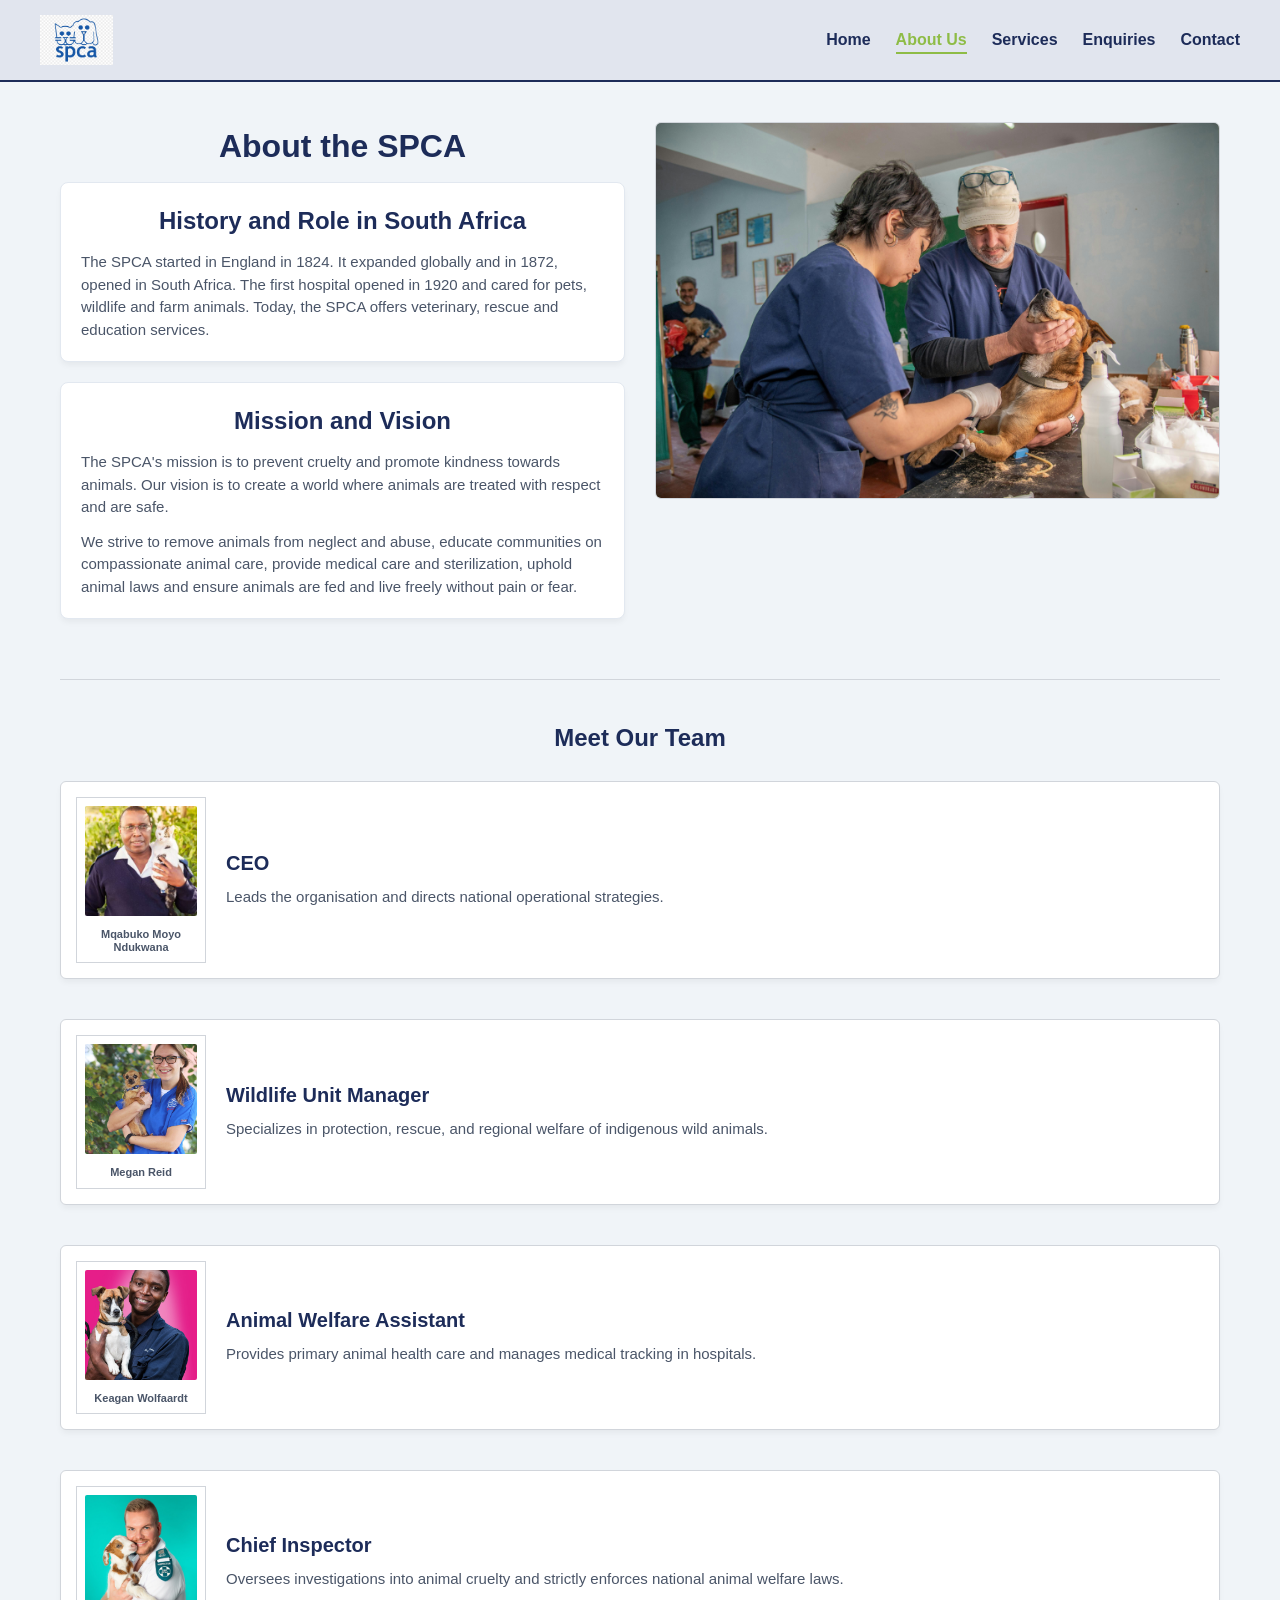
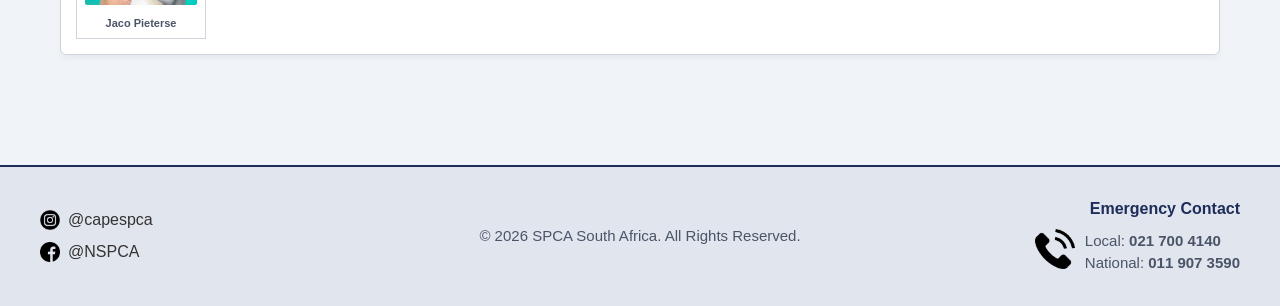
<file: about.html>
<!DOCTYPE html>
<html lang="en">
<head>
    <meta charset="UTF-8">
    <meta name="viewport" content="width=device-width, initial-scale=1.0">
    
    <title>About SPCA South Africa | Our History, Mission & Leadership Team</title>
    <meta name="description" content="All about the history of the SPCA, their role in South Africa today, their mission, vision and operational team.">
    <meta name="keywords" content="About SPCA, animal welfare history, SPCA mission, SPCA team, CEO Mqabuko Moyo Ndukwana, Jaco Pieterse, Megan Reid, Keagan Wolfaardt">
    
    <link rel="stylesheet" href="css/style.css">
</head>
<body>

    <!--Header and Navigation-->
    <header>
        <div class="header-container">
            <img src="images/spca-logo.png" class="logo" alt="Official logo for SPCA South Africa">
            <nav>
                <ul class="nav-links">
                    <li><a href="index.html">Home</a></li>
                    <li><a href="about.html" class="active">About Us</a></li>
                    <li><a href="services.html">Services</a></li>
                    <li><a href="enquiry.html">Enquiries</a></li>
                    <li><a href="contact.html">Contact</a></li>
                </ul>
            </nav>
        </div>
    </header>

    <!--Main Content-->
    <main>
        <div class="about-split-container">
            
            <div class="about-text-column">
                <h1>About the SPCA</h1>
                
                <!--Brief History and Role in South Africa-->
                <div class="interactive-popup-card">
                    <h2>History and Role in South Africa</h2>
                    <p>
                        The SPCA started in England in 1824. It expanded globally and in 1872, opened in South Africa. The first hospital opened in 1920 and cared for pets, wildlife and farm animals. Today, the SPCA offers veterinary, rescue and education services.
                    </p>
                </div>

                <!--Mission and Vision-->
                <div class="interactive-popup-card">
                    <h2>Mission and Vision</h2>
                    <p>
                        The SPCA's mission is to prevent cruelty and promote kindness towards animals. Our vision is to create a world where animals are treated with respect and are safe.
                    </p>
                    <p style="margin-top: 12px;">
                        We strive to remove animals from neglect and abuse, educate communities on compassionate animal care, provide medical care and sterilization, uphold animal laws and ensure animals are fed and live freely without pain or fear.
                    </p>
                </div>
            </div>

            <div class="about-image-column">
                <img src="images/about.jpg" alt="Dedicated SPCA staff members working carefully to treat and rehabilitate rescued shelter animals" class="side-image">
            </div>

        </div>

        <hr>

        <!--SPCA Team Members-->
        <h2 style="margin-bottom: 25px;">Meet Our Team</h2>
        
        <div class="team-grid">
            
            <div class="interactive-popup-card team-member-card">
                <div class="profile-box">
                    <img src="images/ceo.jpg" alt="Mqabuko Moyo Ndukwana - Chief Executive Officer of SPCA South Africa">
                    <p class="profile-name">Mqabuko Moyo Ndukwana</p>
                </div>
                <div class="team-details">
                    <h3>CEO</h3>
                    <p>Leads the organisation and directs national operational strategies.</p>
                </div>
            </div>

            <div class="interactive-popup-card team-member-card">
                <div class="profile-box">
                    <img src="images/megan.jpg" alt="Megan Reid - Wildlife Unit Manager specializing in indigenous animal welfare">
                    <p class="profile-name">Megan Reid</p>
                </div>
                <div class="team-details">
                    <h3>Wildlife Unit Manager</h3>
                    <p>Specializes in protection, rescue, and regional welfare of indigenous wild animals.</p>
                </div>
            </div>

            <div class="interactive-popup-card team-member-card">
                <div class="profile-box">
                    <img src="images/keegan.jpg" alt="Keagan Wolfaardt - Animal Welfare Assistant handling primary veterinary hospital care">
                    <p class="profile-name">Keagan Wolfaardt</p>
                </div>
                <div class="team-details">
                    <h3>Animal Welfare Assistant</h3>
                    <p>Provides primary animal health care and manages medical tracking in hospitals.</p>
                </div>
            </div>

            <div class="interactive-popup-card team-member-card">
                <div class="profile-box">
                    <img src="images/jaco.jpg" alt="Jaco Pieterse - Chief Inspector overseeing cruelty investigations and law enforcement">
                    <p class="profile-name">Jaco Pieterse</p>
                </div>
                <div class="team-details">
                    <h3>Chief Inspector</h3>
                    <p>Oversees investigations into animal cruelty and strictly enforces national animal welfare laws.</p>
                </div>
            </div>

        </div>
    </main>

    <!--Footer-->
    <footer>
        <div class="footer-container">
            
            <div class="footer-column social-links">
                <div class="footer-social-row">
                    <a href="https://www.instagram.com/capespca" target="_blank" rel="noopener noreferrer" style="color: inherit; text-decoration: none; display: flex; align-items: center; gap: 8px;">
                        <img src="images/instagram.png" alt="Visit the Cape of Good Hope SPCA Instagram page" width="20"> @capespca
                    </a>
                </div>
                <div class="footer-social-row">
                    <a href="https://www.facebook.com/NSPCA" target="_blank" rel="noopener noreferrer" style="color: inherit; text-decoration: none; display: flex; align-items: center; gap: 8px;">
                        <img src="images/facebook.png" alt="Visit the National Council of SPCAs Facebook page" width="20"> @NSPCA
                    </a>
                </div>
            </div>
            
            <div class="footer-column copyright">
                <p>&copy; 2026 SPCA South Africa. All Rights Reserved.</p>
            </div>
            
            <div class="footer-column emergency">
                <h4><strong>Emergency Contact</strong></h4>
                <table class="footer-emergency-table">
                    <tr>
                        <td>
                            <img src="images/telephone.png" alt="Emergency Telephone Hotline Icon" width="40" style="margin-right: 10px;">
                        </td>
                        <td>
                            <ul class="footer-numbers-list">
                                <li>Local: <a href="tel:0217004140" style="color: inherit; text-decoration: none; font-weight: bold;">021 700 4140</a></li>
                                <li>National: <a href="tel:0119073590" style="color: inherit; text-decoration: none; font-weight: bold;">011 907 3590</a></li>
                            </ul>
                        </td>
                    </tr>
                </table>
            </div>

        </div>
    </footer>

    <script src="js/main.js"></script>
</body>
</html>
</file>
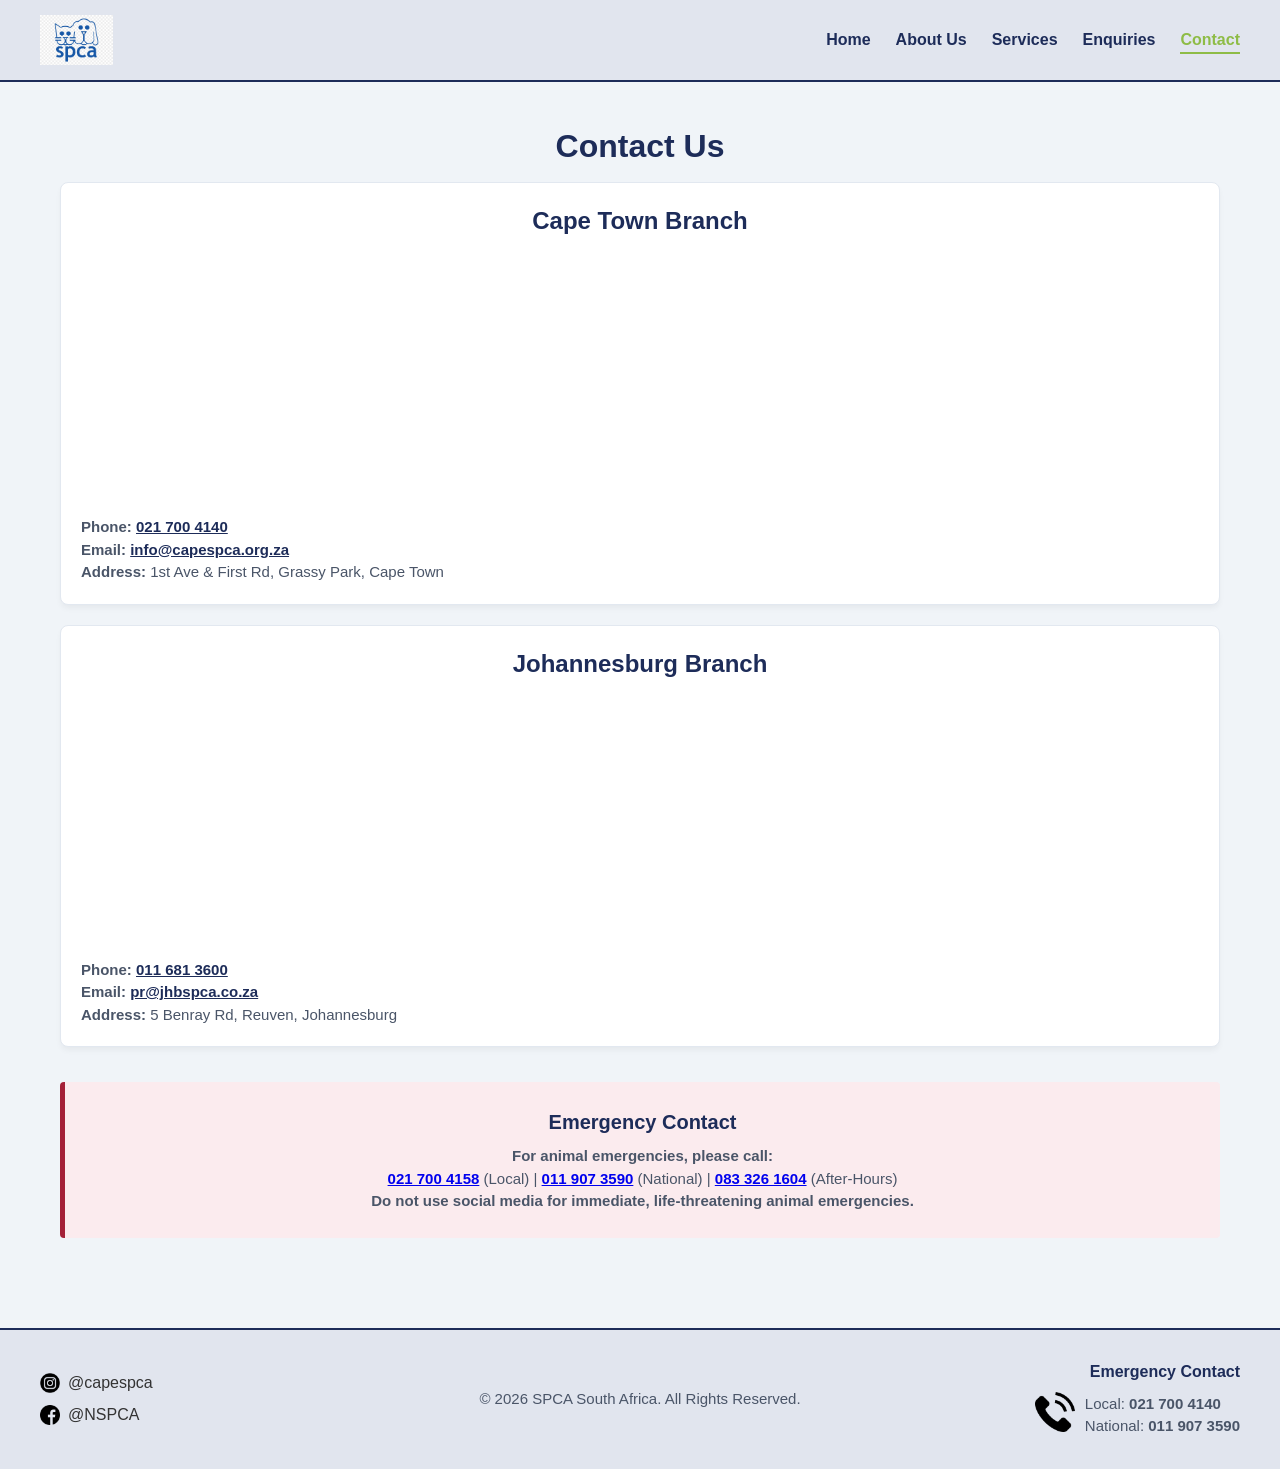
<file: contact.html>
<!DOCTYPE html>
<html lang="en">
<head>
    <meta charset="UTF-8">
    <meta name="viewport" content="width=device-width, initial-scale=1.0">
    
    <title>Contact Us | SPCA South Africa Branch Locations & Hotlines</title>
    <meta name="description" content="Get in touch with SPCA South Africa. Access official operational phone lines, branch map locations and email addresses for Cape Town and Johannesburg.">
    <meta name="keywords" content="Contact SPCA, SPCA phone number, Cape Town SPCA address, Johannesburg SPCA address, emergency animal hotline">
    
    <link rel="stylesheet" href="css/style.css">
</head>
<body>

    <!--Header and Navigation-->
    <header>
        <div class="header-container">
            <img src="images/spca-logo.png" class="logo" alt="Official logo for SPCA South Africa">
            <nav>
                <ul class="nav-links">
                    <li><a href="index.html">Home</a></li>
                    <li><a href="about.html">About Us</a></li>
                    <li><a href="services.html">Services</a></li>
                    <li><a href="enquiry.html">Enquiries</a></li>
                    <li><a href="contact.html" class="active">Contact</a></li>
                </ul>
            </nav>
        </div>
    </header>

    <!--Contact Us-->
    <main>
        <h1>Contact Us</h1>
        <div class="contact-branches-grid">
            
            <!--Cape Town Branch-->
            <div class="interactive-popup-card branch-cell-left">
                <h2 class="branch-title">Cape Town Branch</h2>
                
                <div class="map-wrapper">
                    <iframe src="https://www.google.com/maps/embed?pb=!1m18!1m12!1m3!1d3306.1201357583673!2d18.499464899999996!3d-34.0407893!2m3!1f0!2f0!3f0!3m2!1i1024!2i768!4f13.1!3m3!1m2!1s0x1dcc43c260414e3b%3A0x6ca22d0832851686!2sCape%20of%20Good%20Hope%20SPCA!5e0!3m2!1sen!2sza!4v1777547922615!5m2!1sen!2sza" width="100%" height="200" allowfullscreen="" loading="lazy" referrerpolicy="no-referrer-when-downgrade"></iframe>
                </div>

                <p class="details-text"><strong>Phone:</strong> <a href="tel:0217004140" class="contact-link">021 700 4140</a></p>
                <p class="details-text"><strong>Email:</strong> <a href="mailto:info@capespca.org.za" class="contact-link">info@capespca.org.za</a></p>
                <p class="details-text"><strong>Address:</strong> 1st Ave & First Rd, Grassy Park, Cape Town</p>
            </div>

            <!--Johannesburg Branch-->
            <div class="interactive-popup-card branch-cell-right">
                <h2 class="branch-title">Johannesburg Branch</h2>
                
                <div class="map-wrapper">
                    <iframe src="https://www.google.com/maps/embed?pb=!1m18!1m12!1m3!1d3578.798744117019!2d28.0297055!3d-26.235728099999996!2m3!1f0!2f0!3f0!3m2!1i1024!2i768!4f13.1!3m3!1m2!1s0x1e950eda944f9ca1%3A0x5dfaeb664c3f49f!2sJohannesburg%20Society%20for%20the%20Prevention%20of%20Cruelty%20to%20Animals!5e0!3m2!1sen!2sza!4v1777548044613!5m2!1sen!2sza" width="100%" height="200" allowfullscreen="" loading="lazy" referrerpolicy="no-referrer-when-downgrade"></iframe>
                </div>

                <p class="details-text"><strong>Phone:</strong> <a href="tel:0116813600" class="contact-link">011 681 3600</a></p>
                <p class="details-text"><strong>Email:</strong> <a href="mailto:pr@jhbspca.co.za" class="contact-link">pr@jhbspca.co.za</a></p>
                <p class="details-text"><strong>Address:</strong> 5 Benray Rd, Reuven, Johannesburg</p>
            </div>
            
        </div>

        <!--Emergency Contact-->
        <div class="emergency-panel">
            <h3><strong>Emergency Contact</strong></h3>
            <p><strong>For animal emergencies, please call:</strong></p>
            <p class="emergency-links-row">
                <strong><a href="tel:0217004158" class="emergency-tel">021 700 4158</a></strong> (Local) | 
                <strong><a href="tel:0119073590" class="emergency-tel">011 907 3590</a></strong> (National) | 
                <strong><a href="tel:0833261604" class="emergency-tel">083 326 1604</a></strong> (After-Hours)
            </p>
            <p class="emergency-warning">
                <strong>Do not use social media for immediate, life-threatening animal emergencies.</strong> 
            </p>
        </div>
    </main>

    <!--Footer-->
    <footer>
        <div class="footer-container">
            
            <div class="footer-column social-links">
                <div class="footer-social-row">
                    <a href="https://www.instagram.com/capespca" target="_blank" rel="noopener noreferrer" style="color: inherit; text-decoration: none; display: flex; align-items: center; gap: 8px;">
                        <img src="images/instagram.png" alt="Visit the Cape of Good Hope SPCA Instagram page" width="20"> @capespca
                    </a>
                </div>
                <div class="footer-social-row">
                    <a href="https://www.facebook.com/NSPCA" target="_blank" rel="noopener noreferrer" style="color: inherit; text-decoration: none; display: flex; align-items: center; gap: 8px;">
                        <img src="images/facebook.png" alt="Visit the National Council of SPCAs Facebook page" width="20"> @NSPCA
                    </a>
                </div>
            </div>
            
            <div class="footer-column copyright">
                <p>&copy; 2026 SPCA South Africa. All Rights Reserved.</p>
            </div>
            
            <div class="footer-column emergency">
                <h4><strong>Emergency Contact</strong></h4>
                <table class="footer-emergency-table">
                    <tr>
                        <td>
                            <img src="images/telephone.png" alt="Emergency Telephone Hotline Icon" width="40" style="margin-right: 10px;">
                        </td>
                        <td>
                            <ul class="footer-numbers-list">
                                <li>Local: <a href="tel:0217004140" style="color: inherit; text-decoration: none; font-weight: bold;">021 700 4140</a></li>
                                <li>National: <a href="tel:0119073590" style="color: inherit; text-decoration: none; font-weight: bold;">011 907 3590</a></li>
                            </ul>
                        </td>
                    </tr>
                </table>
            </div>

        </div>
    </footer>

    <script src="js/main.js"></script>
</body>
</html>
</file>
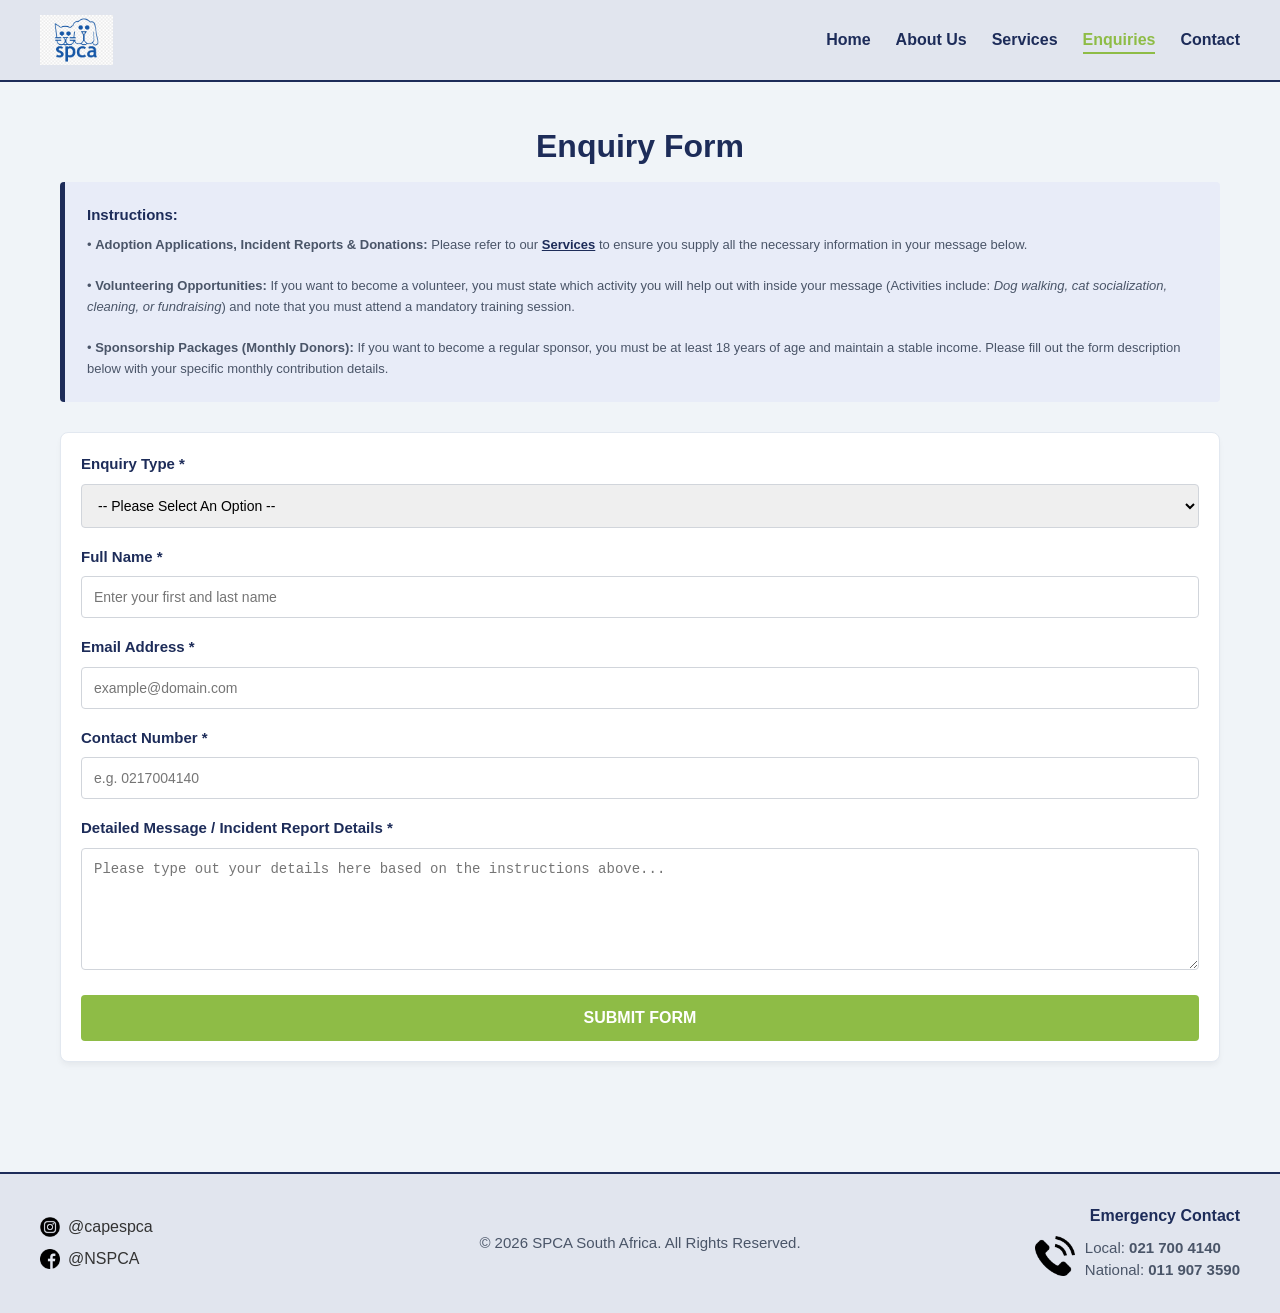
<file: enquiry.html>
<!DOCTYPE html>
<html lang="en">
<head>
    <meta charset="UTF-8">
    <meta name="viewport" content="width=device-width, initial-scale=1.0">
    
    <title>Submit an Enquiry | SPCA South Africa Application Portal</title>
    <meta name="description" content="Submit a digital enquiry to the SPCA. Use our interactive portal to log adoption applications, place a donation, report cruelty safely, sign up for volunteer or sponsorship services.">
    <meta name="keywords" content="SPCA enquiry form, animal rescue intake, volunteer application, sponsor SPCA, adoption form application">
    
    <link rel="stylesheet" href="css/style.css">
</head>
<body>

    <!--Header and Navigation-->
    <header>
        <div class="header-container">
            <img src="images/spca-logo.png" class="logo" alt="Official logo for SPCA South Africa">
            <nav>
                <ul class="nav-links">
                    <li><a href="index.html">Home</a></li>
                    <li><a href="about.html">About Us</a></li>
                    <li><a href="services.html">Services</a></li>
                    <li><a href="enquiry.html" class="active">Enquiries</a></li>
                    <li><a href="contact.html">Contact</a></li>
                </ul>
            </nav>
        </div>
    </header>

    <!--Enquiry Form-->
    <main>
        <h1>Enquiry Form</h1>
        
        <!--Instrucions-->
        <div class="instructions-panel">
            <p class="instruction-heading">
                Instructions:
            </p>
            <p class="instruction-body">
                • <strong>Adoption Applications, Incident Reports & Donations:</strong> Please refer to our <a href="services.html" class="instruction-link">Services</a> to ensure you supply all the necessary information in your message below.<br><br>
                • <strong>Volunteering Opportunities:</strong> If you want to become a volunteer, you must state which activity you will help out with inside your message (Activities include: <em>Dog walking, cat socialization, cleaning, or fundraising</em>) and note that you must attend a mandatory training session.<br><br>
                • <strong>Sponsorship Packages (Monthly Donors):</strong> If you want to become a regular sponsor, you must be at least 18 years of age and maintain a stable income. Please fill out the form description below with your specific monthly contribution details.
            </p>
        </div>

        <div class="form-container interactive-popup-card">
            
            <div id="enquiryAlertBox" style="display: none; padding: 15px; margin-bottom: 20px; border-radius: 4px; font-weight: bold; text-align: left;"></div>
            
            <form id="spcaEnquiryForm" action="#" method="POST" novalidate>
                
                <!--Enquiry Type-->
                <div class="form-group">
                    <label for="enquiry-type">Enquiry Type *</label>
                    <select id="enquiry-type" name="enquiry_type" class="input-control" required>
                        <option value="">-- Please Select An Option --</option>
                        <option value="adoption">Adoption Application</option>
                        <option value="donation">Donation</option>
                        <option value="cruelty">Reporting Cruelty / Abuse</option>
                        <option value="volunteering">Volunteering</option>
                        <option value="sponsorship">Sponsorship</option>
                    </select>
                </div>

                <!--Full Name-->
                <div class="form-group">
                    <label for="full-name">Full Name *</label>
                    <input type="text" id="full-name" name="full_name" class="input-control" placeholder="Enter your first and last name" required>
                </div>

                <!--Email Address-->
                <div class="form-group">
                    <label for="email-address">Email Address *</label>
                    <input type="email" id="email-address" name="email_address" class="input-control" placeholder="example@domain.com" required>
                </div>

                <!--Contact Number-->
                <div class="form-group">
                    <label for="phone-number">Contact Number *</label>
                    <input type="tel" id="phone-number" name="phone_number" class="input-control" placeholder="e.g. 0217004140" required>
                </div>

                <!--Detailed Message/ Report Details-->
                <div class="form-group">
                    <label for="message-content">Detailed Message / Incident Report Details *</label>
                    <textarea id="message-content" name="message_content" class="input-control" rows="6" placeholder="Please type out your details here based on the instructions above..." required></textarea>
                </div>

                <button type="submit" class="submit-btn">Submit Form</button>

            </form>
        </div>
    </main>

    <!--Footer-->
    <footer>
        <div class="footer-container">
            
            <div class="footer-column social-links">
                <div class="footer-social-row">
                    <a href="https://www.instagram.com/capespca" target="_blank" rel="noopener noreferrer" style="color: inherit; text-decoration: none; display: flex; align-items: center; gap: 8px;">
                        <img src="images/instagram.png" alt="Visit the Cape of Good Hope SPCA Instagram page" width="20"> @capespca
                    </a>
                </div>
                <div class="footer-social-row">
                    <a href="https://www.facebook.com/NSPCA" target="_blank" rel="noopener noreferrer" style="color: inherit; text-decoration: none; display: flex; align-items: center; gap: 8px;">
                        <img src="images/facebook.png" alt="Visit the National Council of SPCAs Facebook page" width="20"> @NSPCA
                    </a>
                </div>
            </div>
            
            <div class="footer-column copyright">
                <p>&copy; 2026 SPCA South Africa. All Rights Reserved.</p>
            </div>
            
            <div class="footer-column emergency">
                <h4><strong>Emergency Contact</strong></h4>
                <table class="footer-emergency-table">
                    <tr>
                        <td>
                            <img src="images/telephone.png" alt="Emergency Telephone Hotline Icon" width="40" style="margin-right: 10px;">
                        </td>
                        <td>
                            <ul class="footer-numbers-list">
                                <li>Local: <a href="tel:0217004140" style="color: inherit; text-decoration: none; font-weight: bold;">021 700 4140</a></li>
                                <li>National: <a href="tel:0119073590" style="color: inherit; text-decoration: none; font-weight: bold;">011 907 3590</a></li>
                            </ul>
                        </td>
                    </tr>
                </table>
            </div>

        </div>
    </footer>

    <script src="js/main.js"></script>
</body>
</html>
</file>
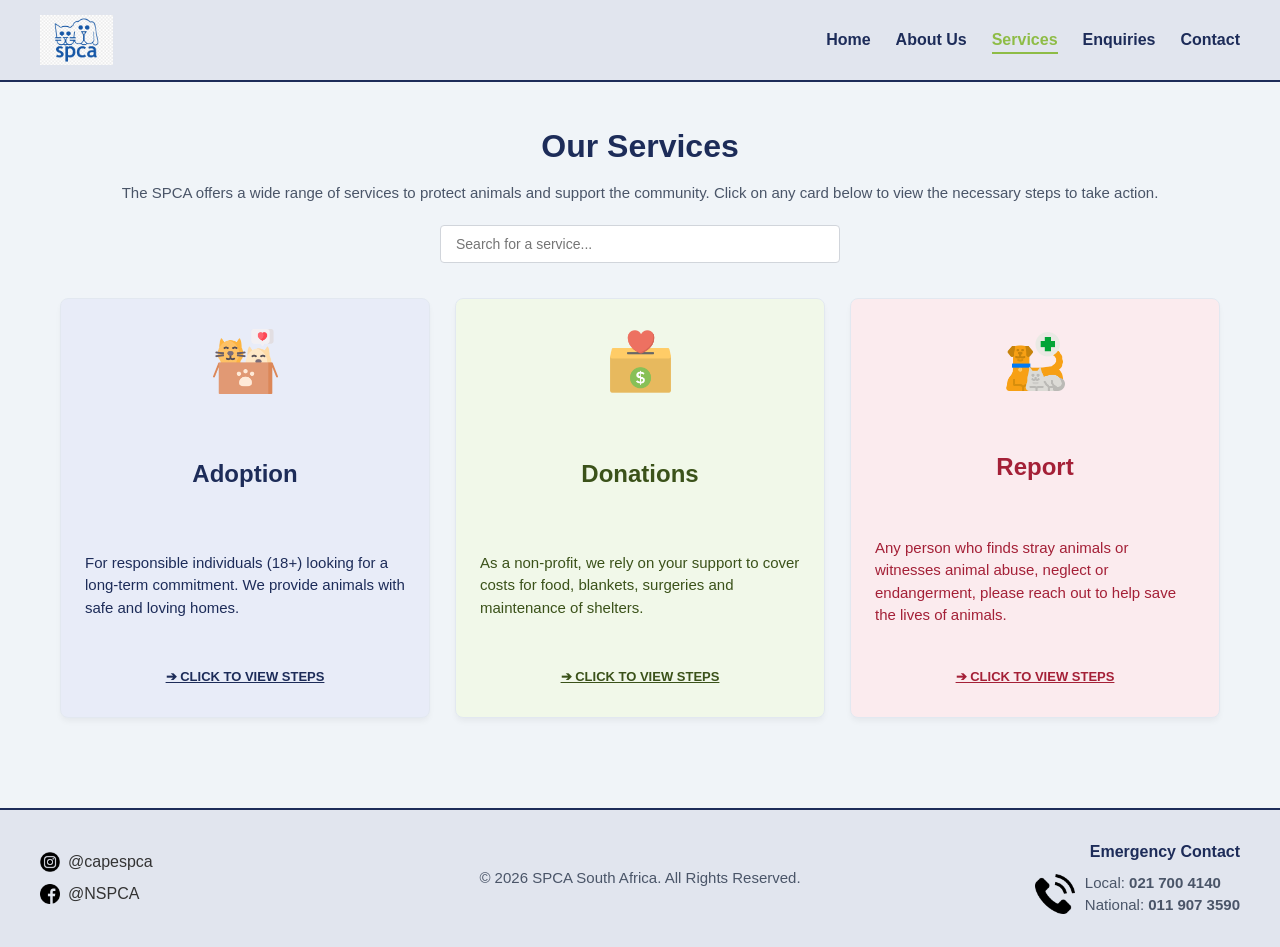
<file: services.html>
<!DOCTYPE html>
<html lang="en">
<head>
    <meta charset="UTF-8">
    <meta name="viewport" content="width=device-width, initial-scale=1.0">
    
    <title>SPCA South Africa | Our Services</title>
    <meta name="description" content="Explore the services provided by SPCA, including detailed adoption paths, charitable donation options and cruelty reporting structures.">
    <meta name="keywords" content="SPCA, South Africa, animal shelter, adopt a pet, donate, report animal cruelty, community services">
    
    <link rel="stylesheet" href="css/style.css">
</head>
<body>

    <!--Header and Navigation-->
    <header>
        <div class="header-container">
            <img src="images/spca-logo.png" class="logo" alt="Official logo for SPCA South Africa">
            <nav>
                <ul class="nav-links">
                    <li><a href="index.html">Home</a></li>
                    <li><a href="about.html">About Us</a></li>
                    <li><a href="services.html" class="active">Services</a></li>
                    <li><a href="enquiry.html">Enquiries</a></li>
                    <li><a href="contact.html">Contact</a></li>
                </ul>
            </nav>
        </div>
    </header>

    <!--Services-->
    <main>
        <h1>Our Services</h1>
        <p class="sub-text">
            The SPCA offers a wide range of services to protect animals and support the community. Click on any card below to view the necessary steps to take action.
        </p>

        <!--Search Bar-->
        <div class="search-input-wrapper">
            <input type="text" id="serviceSearch" placeholder="Search for a service...">
        </div>

        <div class="services-grid">
            
            <!--Adoption-->
            <div class="flip-card-container service-cell">
                <input type="checkbox" id="flip-adopt" class="flip-toggle">
                <label for="flip-adopt" class="action-card adopt-block flip-card-inner">
                    <div class="card-front">
                        <img src="images/adoption.png" alt="Adoption icon">
                        <h2>Adoption</h2>
                        <p class="card-description">
                            For responsible individuals (18+) looking for a long-term commitment. We provide animals with safe and loving homes.
                        </p>
                        <span class="interactive-trigger">➔ Click to View Steps</span>
                    </div>
                    <div class="card-back">
                        <h2>Steps to Adopt</h2>
                        <ol class="steps-list">
                            <li>Meet the animal in person.</li>
                            <li>Complete application with ID and proof of residence.</li>
                            <li>Follow a mandatory home inspection.</li>
                            <li>Once approved, sign the contract and collect your pet.</li>
                        </ol>
                        <a href="enquiry.html" class="back-btn">Adopt Now</a>
                    </div>
                </label>
            </div>

            <!--Donation-->
            <div class="flip-card-container service-cell">
                <input type="checkbox" id="flip-donate" class="flip-toggle">
                <label for="flip-donate" class="action-card donate-block flip-card-inner">
                    <div class="card-front">
                        <img src="images/donate.png" alt="Donations icon">
                        <h2>Donations</h2>
                        <p class="card-description">
                            As a non-profit, we rely on your support to cover costs for food, blankets, surgeries and maintenance of shelters.
                        </p>
                        <span class="interactive-trigger">➔ Click to View Steps</span>
                    </div>
                    <div class="card-back">
                        <h2>Steps to Donate</h2>
                        <ol class="steps-list">
                            <li>Select your preferred method of payment.</li>
                            <li>Decide where your money should flow towards (kennels, surgeries, etc.).</li>
                            <li>Drop off physical goods (clothes, toys, food) at your nearest branch.</li>
                        </ol>
                        <a href="enquiry.html" class="back-btn">Donate Now</a>
                    </div>
                </label>
            </div>

            <!--Reports-->
            <div class="flip-card-container service-cell">
                <input type="checkbox" id="flip-report" class="flip-toggle">
                <label for="flip-report" class="action-card report-block flip-card-inner">
                    <div class="card-front">
                        <img src="images/rescue.png" alt="Rescue icon">
                        <h2>Report</h2>
                        <p class="card-description">
                            Any person who finds stray animals or witnesses animal abuse, neglect or endangerment, please reach out to help save the lives of animals.
                        </p>
                        <span class="interactive-trigger">➔ Click to View Steps</span>
                    </div>
                    <div class="card-back">
                        <h2>Steps to Report</h2>
                        <ol class="steps-list">
                            <li>Contact the local or national hotline immediately for urgent emergencies.</li>
                            <li>Safely document the scene with photos or videos, exact time and the address.</li>
                            <li>Provide a formal written statement.</li>
                        </ol>
                        <a href="enquiry.html" class="back-btn">Report Now</a>
                    </div>
                </label>
            </div>

        </div>
    </main>

    <!--Footer-->
    <footer>
        <div class="footer-container">
            
            <div class="footer-column social-links">
                <div class="footer-social-row">
                    <a href="https://www.instagram.com/capespca" target="_blank" rel="noopener noreferrer" class="footer-link-reset footer-social-anchor">
                        <img src="images/instagram.png" alt="Visit the Cape of Good Hope SPCA Instagram page" width="20"> @capespca
                    </a>
                </div>
                <div class="footer-social-row">
                    <a href="https://www.facebook.com/NSPCA" target="_blank" rel="noopener noreferrer" class="footer-link-reset footer-social-anchor">
                        <img src="images/facebook.png" alt="Visit the National Council of SPCAs Facebook page" width="20"> @NSPCA
                    </a>
                </div>
            </div>
            
            <div class="footer-column copyright">
                <p>&copy; 2026 SPCA South Africa. All Rights Reserved.</p>
            </div>
            
            <div class="footer-column emergency">
                <h4><strong>Emergency Contact</strong></h4>
                <table class="footer-emergency-table">
                    <tr>
                        <td>
                            <img src="images/telephone.png" class="footer-phone-icon" alt="Emergency Telephone Hotline Icon" width="40">
                        </td>
                        <td>
                            <ul class="footer-numbers-list">
                                <li>Local: <a href="tel:0217004140" class="footer-link-reset footer-tel-anchor">021 700 4140</a></li>
                                <li>National: <a href="tel:0119073590" class="footer-link-reset footer-tel-anchor">011 907 3590</a></li>
                            </ul>
                        </td>
                    </tr>
                </table>
            </div>

        </div>
    </footer>

    <script src="js/main.js"></script>
</body>
</html>
</file>
<file: css/style.css>
/* Global Setup */
* {
    margin: 0;
    padding: 0;
    box-sizing: border-box;
}

html {
    font-size: 100%;
    scroll-behavior: smooth;
}

body {
    font-family: Arial, sans-serif;
    background-color: #F0F4F8; 
    color: #333333;
    line-height: 1.5; 
    display: flex;
    flex-direction: column;
    min-height: 100vh;
}

main {
    padding: 40px 20px;
    max-width: 1200px;
    margin: 0 auto;
    width: 100%;
    flex: 1;
}

hr {
    border: 0;
    height: 1px;
    background-color: #D1D5DB;
    margin: 40px 0;
}

/* Typography */
h1 {
    font-size: 2rem;
    font-weight: 800;
    color: #1d2c59; 
    margin-bottom: 12px;
    text-align: center;
}

h2 {
    font-size: 1.5rem;
    font-weight: 700;
    color: #1d2c59;
    margin-bottom: 12px;
    text-align: center;
}

h3 {
    font-size: 1.25rem;
    font-weight: 700;
    color: #1d2c59;
    margin-bottom: 8px;
}

p, li, label {
    font-size: 0.9375rem;
    color: #4A5568;
}

/* Interactive Cards */
.interactive-popup-card {
    background-color: #FFFFFF;
    border: 1px solid #E2E8F0;
    border-radius: 8px;
    padding: 20px;
    margin-bottom: 20px;
    box-shadow: 0 4px 6px -1px rgba(0, 0, 0, 0.05);
    transition: transform 0.25s cubic-bezier(0.4, 0, 0.2, 1), 
                box-shadow 0.25s cubic-bezier(0.4, 0, 0.2, 1);
}

.interactive-popup-card:hover {
    transform: translateY(-6px); 
    box-shadow: 0 12px 20px -3px rgba(0, 0, 0, 0.08);
}

/* Header Navigation Component */
header {
    background-color: #e1e5ee; 
    border-bottom: 2px solid #1d2c59;
    padding: 15px 40px;
    width: 100%;
}

.header-container {
    max-width: 1200px;
    margin: 0 auto;
    display: flex;
    justify-content: space-between;
    align-items: center;
}

header .logo {
    height: 50px;
    width: auto;
}

nav .nav-links {
    list-style: none;
    display: flex;
    gap: 25px;
}

nav .nav-links a {
    color: #1d2c59;
    text-decoration: none;
    font-weight: bold;
    font-size: 1rem;
    padding-bottom: 4px;
    transition: color 0.2s ease, border-bottom 0.2s ease;
}

nav .nav-links a:hover,
nav .nav-links a:focus {
    color: #8ebc46;
}

nav .nav-links a.active {
    color: #8ebc46;
    border-bottom: 2px solid #8ebc46;
}

/* Homepage */
.hero-image {
    width: 100%;
    height: auto;
    max-height: 400px;
    object-fit: cover;
    display: block;
    margin-bottom: 25px;
    border-radius: 4px;
}

.intro-text p {
    text-align: center;
}

.sub-text {
    text-align: center;
    margin-bottom: 20px;
}

.action-grid {
    display: grid;
    grid-template-columns: repeat(3, 1fr);
    gap: 20px;
    margin-bottom: 20px;
}

.hp-cta-box {
    display: block;
    text-align: center;
    color: #FFFFFF;
    padding: 14px 10px;
    text-decoration: none;
    font-weight: bold;
    border-radius: 4px;
    text-transform: uppercase;
    font-size: 0.9375rem;
    transition: transform 0.2s ease, filter 0.2s ease;
}

.hp-cta-box:hover {
    transform: scale(1.02);
    filter: brightness(95%);
}

.adopt-btn  { background-color: #1d2c59; }
.donate-btn { background-color: #8ebc46; }
.report-btn { background-color: #a42037; }

.images-container {
    background-color: #e1e5ee; 
    padding: 20px;
    border-radius: 6px;
}

.category-grid {
    display: grid;
    grid-template-columns: repeat(3, 1fr);
    gap: 20px;
}

.category-card {
    display: flex;
    flex-direction: column;
    align-items: center;
}

.grid-img {
    width: 100%;
    height: 220px;
    object-fit: cover;
    display: block;
    border-radius: 4px;
}

.label-text {
    font-weight: bold;
    color: #1d2c59;
    text-align: center;
    padding-top: 8px;
}

/* About Us */
.about-split-container {
    display: grid;
    grid-template-columns: 1fr 1fr;
    gap: 30px;
    align-items: start;
}

.side-image {
    width: 100%;
    height: auto;
    object-fit: cover;
    border-radius: 6px;
    border: 1px solid #D1D5DB;
}

.team-grid {
    display: flex;
    flex-direction: column;
    gap: 20px;
}

.team-member-card {
    display: flex;
    background-color: #FFFFFF;
    border-radius: 6px;
    padding: 15px;
    border: 1px solid #D1D5DB;
    align-items: center;
    gap: 20px;
}

.profile-box {
    background-color: #FFFFFF;
    border: 1px solid #D1D5DB;
    padding: 8px;
    text-align: center;
    width: 130px;
    flex-shrink: 0;
}

.profile-box img {
    width: 100%;
    height: 110px;
    object-fit: cover;
    border-radius: 2px;
}

.profile-name {
    font-size: 11px;
    font-weight: bold;
    margin-top: 5px;
    line-height: 1.2;
}

.team-details p {
    margin-bottom: 4px;
}

/* Services */
.search-input-wrapper {
    text-align: center;
    margin-bottom: 35px;
}

.search-input-wrapper input {
    padding: 10px 15px;
    width: 100%;
    max-width: 400px;
    border: 1px solid #D1D5DB;
    border-radius: 4px;
    font-size: 14px;
    outline: none;
    transition: border-color 0.2s ease;
}

.search-input-wrapper input:focus {
    border-color: #1d2c59;
    box-shadow: 0 0 0 3px rgba(29, 44, 89, 0.1);
}

.services-grid {
    display: grid;
    grid-template-columns: repeat(3, 1fr);
    gap: 25px;
}

.flip-card-container {
    perspective: 1000px; 
    height: 420px;       
}

.flip-toggle {
    display: none; 
}

.flip-card-inner {
    position: relative;
    width: 100%;
    height: 100%;
    transition: transform 0.6s cubic-bezier(0.4, 0, 0.2, 1);
    transform-style: preserve-3d;
    cursor: pointer;
    margin: 0;
    display: block;
}

.flip-toggle:checked + .flip-card-inner {
    transform: rotateY(180deg);
}

.card-front, .card-back {
    position: absolute;
    width: 100%;
    height: 100%;
    backface-visibility: hidden;
    padding: 30px 24px;
    display: flex;
    flex-direction: column;
    justify-content: space-between;
    align-items: center;
    top: 0;
    left: 0;
    border-radius: 8px;
    border: 1px solid #E2E8F0;
    box-shadow: 0 4px 6px -1px rgba(0, 0, 0, 0.05);
}

.card-back {
    transform: rotateY(180deg);
}

.action-card img {
    height: 65px;
    width: auto;
    margin-bottom: 15px;
}

.adopt-block .card-front, .adopt-block .card-back { background-color: #e8ecf8; color: #1d2c59; }
.donate-block .card-front, .donate-block .card-back { background-color: #f1f8e9; color: #3b521a; }
.report-block .card-front, .report-block .card-back { background-color: #fbebee; color: #a42037; }

.adopt-block h2, .adopt-block p, .adopt-block .interactive-trigger { color: #1d2c59; }
.donate-block h2, .donate-block p, .donate-block .interactive-trigger { color: #3b521a; }
.report-block h2, .report-block p, .report-block .interactive-trigger { color: #a42037; }

.interactive-trigger {
    font-weight: bold;
    text-decoration: underline;
    text-transform: uppercase;
    font-size: 13px;
}

.steps-list {
    text-align: left;
    font-size: 0.875rem;
    line-height: 1.5;
    padding-left: 18px;
}

.back-btn {
    display: inline-block;
    background-color: #1d2c59;
    color: #ffffff;
    padding: 10px 18px;
    border-radius: 4px;
    text-decoration: none;
    font-size: 12px;
    font-weight: 700;
    text-transform: uppercase;
    margin-top: auto;
    transition: background-color 0.2s ease;
    border: none;
}

.back-btn:hover {
    background-color: #8ebc46;
    color: #ffffff;
}

/* Enquiry Form */
.instructions-panel {
    background-color: #e8ecf8; 
    border-left: 5px solid #1d2c59; 
    padding: 22px; 
    border-radius: 4px; 
    margin-bottom: 30px;
    text-align: left;
}

.instruction-heading {
    font-size: 15px; 
    color: #1d2c59; 
    font-weight: bold;
    margin-bottom: 8px;
    margin-top: 0;
}

.instruction-body {
    font-size: 13px; 
    color: #4A5568; 
    line-height: 1.6;
    margin-bottom: 0;
}

.instruction-link {
    color: #1d2c59;
    font-weight: bold;
    text-decoration: underline;
}

.form-group {
    margin-bottom: 18px;
}

.form-group label {
    display: block;
    font-weight: bold;
    margin-bottom: 8px;
    color: #1d2c59;
}

.input-control {
    width: 100%;
    padding: 12px;
    border: 1px solid #D1D5DB;
    border-radius: 4px;
    font-size: 14px;
    transition: border-color 0.2s ease;
}

.input-control:focus {
    border-color: #1d2c59;
    outline: none;
    box-shadow: 0 0 0 3px rgba(29, 44, 89, 0.1);
}

.input-control.input-error {
    border-color: #a42037;
    background-color: #fdf2f2;
}

.error-summary-box {
    background-color: #fdf2f2;
    border: 1px solid #f8b4b4;
    border-left: 5px solid #a42037;
    padding: 15px;
    border-radius: 6px;
    margin-bottom: 20px;
    color: #a42037;
}

.error-summary-box p {
    color: #a42037;
    font-weight: bold;
    margin-bottom: 6px;
}

.error-summary-box ul {
    padding-left: 20px;
    margin: 0;
}

.error-summary-box li {
    color: #a42037;
    font-size: 13px;
    margin-bottom: 4px;
}

.success-alert-box {
    background-color: #def7ec;
    border: 1px solid #b3f5d4;
    border-left: 5px solid #10b981;
    padding: 15px;
    border-radius: 6px;
    margin-bottom: 20px;
    color: #03543f;
}

.submit-btn {
    background-color: #8ebc46;
    color: #FFFFFF;
    font-weight: bold;
    font-size: 1rem;
    padding: 14px;
    border: none;
    border-radius: 4px;
    cursor: pointer;
    text-transform: uppercase;
    width: 100%;
    transition: background-color 0.2s ease;
}

.submit-btn:hover { 
    background-color: #7aa53c; 
}

/* Contact Us */
.branches-container {
    display: grid;
    grid-template-columns: 1fr 1fr;
    gap: 25px;
}

.map-wrapper {
    margin-bottom: 15px;
    width: 100%;
}

.map-wrapper iframe {
    width: 100%;
    height: 250px;
    border: 0;
    border-radius: 4px;
    display: block;
}

.details-p {
    margin-bottom: 8px;
}

.emergency-panel {
    background-color: #fbebee;
    border-left: 5px solid #a42037;
    padding: 25px;
    margin-top: 35px;
    border-radius: 4px;
    text-align: center;
}

.emergency-title {
    font-size: 1.25rem;
    color: #a42037;
    margin-bottom: 8px;
}

.emergency-subtext {
    font-size: 1.1rem;
    color: #333333;
}

.contact-link {
    color: #1d2c59;
    text-decoration: underline;
    font-weight: bold;
}

/* Footer */
footer {
    background-color: #e1e5ee;
    color: #333333;
    border-top: 2px solid #1d2c59;
    padding: 30px 40px;
    margin-top: 50px;
    width: 100%;
}

.footer-container {
    max-width: 1200px;
    margin: 0 auto;
    display: grid;
    grid-template-columns: repeat(3, 1fr);
    gap: 30px;
    align-items: center;
}

.footer-column.social-links {
    display: flex;
    flex-direction: column;
    gap: 8px;
}

.footer-social-row {
    display: flex;
    align-items: center;
    gap: 8px;
}

.footer-column.copyright {
    text-align: center;
}

.footer-column.emergency {
    display: flex;
    flex-direction: column;
    align-items: flex-end;
}

.footer-column.emergency h4 {
    margin-bottom: 8px;
    color: #1d2c59;
}

.footer-emergency-table {
    margin-left: auto;
    border-collapse: collapse;
}

.footer-emergency-table td {
    vertical-align: middle;
}

.footer-numbers-list {
    list-style: none;
    padding: 0;        
    text-align: left;
}

/* Lightbox System */
.lightbox-modal {
    display: none; 
    position: fixed; 
    z-index: 9999; 
    padding-top: 100px; 
    left: 0; 
    top: 0; 
    width: 100%; 
    height: 100%; 
    overflow: auto; 
    background-color: rgba(0, 0, 0, 0.9);
    transition: background-color 0.3s ease;
}

.lightbox-close {
    position: absolute; 
    top: 15px; 
    right: 35px; 
    color: #f1f1f1; 
    font-size: 40px; 
    font-weight: bold; 
    cursor: pointer;
    transition: color 0.2s ease;
}

.lightbox-close:hover,
.lightbox-close:focus {
    color: #8ebc46;
    text-decoration: none;
}

.lightbox-content {
    margin: auto; 
    display: block; 
    width: 80%; 
    max-width: 700px; 
    border-radius: 5px;
}

#lightboxCaption {
    margin: auto; 
    display: block; 
    width: 80%; 
    max-width: 700px; 
    text-align: center; 
    color: #ccc; 
    padding: 10px 0; 
    font-family: sans-serif;
}

/* Utilities & Layout */
.dimmed {
    opacity: 0.3;
    pointer-events: none; 
    transition: opacity 0.3s;
}

.footer-link-reset {
    color: inherit;
    text-decoration: none;
}

.footer-social-anchor {
    display: flex;
    align-items: center;
    gap: 8px;
}

.footer-phone-icon {
    margin-right: 10px;
    display: block;
}

.footer-tel-anchor {
    font-weight: bold;
}


/* Media Breakpoints */
@media (max-width: 992px) {
    header { padding: 15px 20px; }
    footer { padding: 30px 20px; }
    
    .action-grid,
    .category-grid,
    .services-grid {
        grid-template-columns: repeat(2, 1fr);
        gap: 20px;
    }
    
    .services-grid .flip-card-container:nth-child(3) {
        grid-column: span 2;
    }
    
    .about-split-container {
        grid-template-columns: 1fr;
    }
}

/* Mobile Breakpoint */
@media screen and (max-width: 768px) {
    header {
        display: flex;
        flex-direction: column;
        align-items: center;
        padding: 15px 10px;
        gap: 15px;
    }

    .header-container {
        flex-direction: column;
        gap: 15px;
    }
    
    nav .nav-links {
        flex-direction: column;
        align-items: center;
        width: 100%;
        gap: 10px;
    }

    nav .nav-links li {
        width: 100%;
        text-align: center;
    }

    nav .nav-links li a {
        display: block;
        padding: 8px 0;
        width: 100%;
    }
    
    h1 { font-size: 1.75rem; }
    
    .action-grid,
    .category-grid,
    .services-grid,
    .branches-container {
        grid-template-columns: 1fr;
        gap: 20px;
    }

    .category-card {
        margin-bottom: 15px;
    }
    
    .services-grid .flip-card-container:nth-child(3) {
        grid-column: span 1;
    }
    
    .team-member-card {
        flex-direction: column;
        text-align: center;
    }

    .flip-card-container {
        height: 420px;
    }

    footer {
        display: flex;
        flex-direction: column;
        align-items: center;
        text-align: center;
        padding: 30px 15px;
        gap: 25px;
    }

    .footer-container {
        grid-template-columns: 1fr;
        text-align: center;
        gap: 25px;
    }
    
    .footer-column {
        width: 100%;
        margin: 0;
    }

    .footer-column.social-links,
    .footer-column.emergency {
        align-items: center;
    }
    
    .footer-column.copyright {
        order: 3;
    }
    
    .footer-social-row {
        justify-content: center;
        margin-bottom: 12px;
    }

    .footer-emergency-table {
        margin: 0 auto;
    }

    .emergency-links-row {
        display: flex;
        flex-direction: column;
        gap: 10px;
    }
}
</file>
